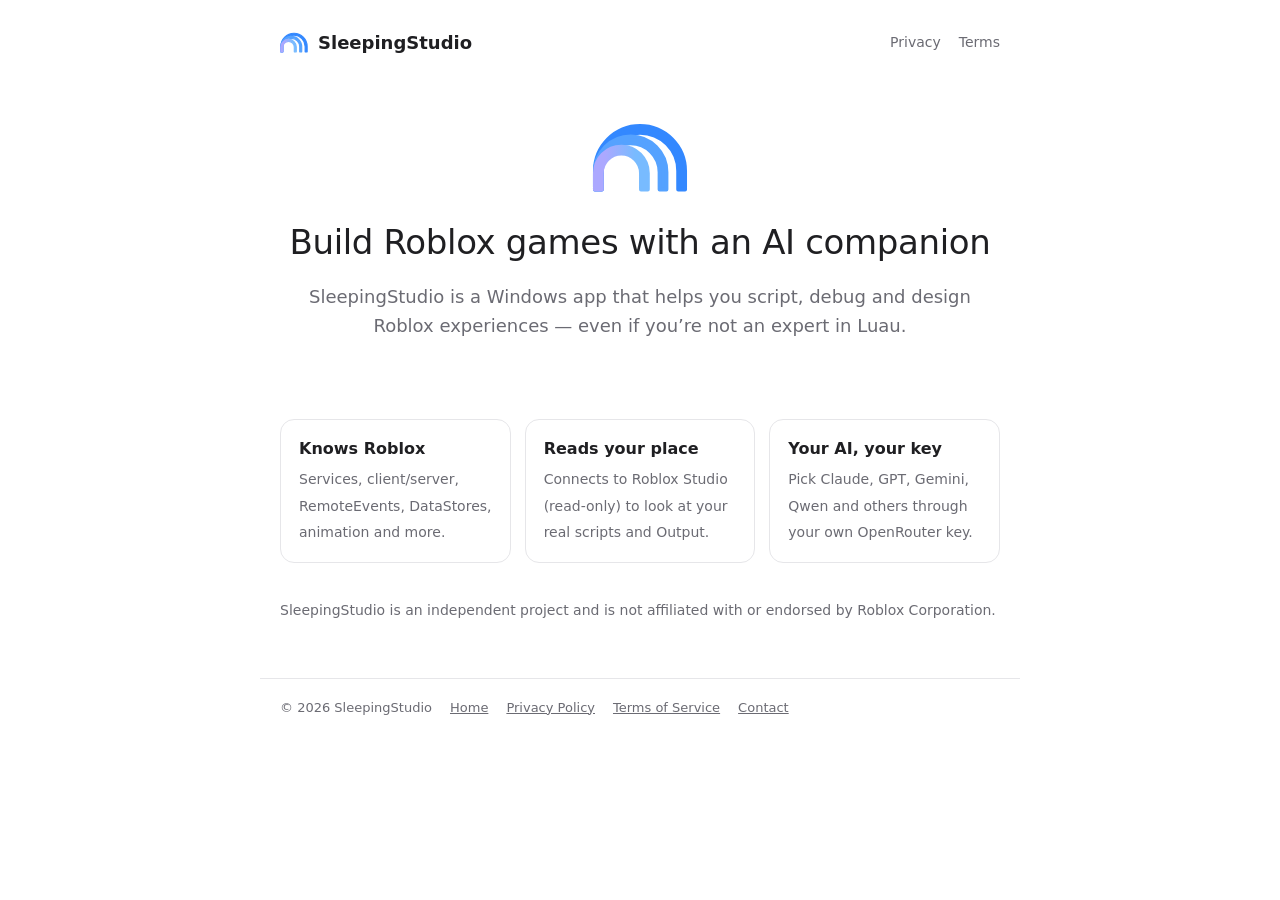
<file: index.html>
<!doctype html>
<html lang="en">
<head>
<meta charset="utf-8" />
<meta name="viewport" content="width=device-width, initial-scale=1" />
<title>SleepingStudio</title>
<meta name="description" content="SleepingStudio — AI development companion for Roblox Studio." />
<link rel="stylesheet" href="style.css" />
</head>
<body>
<header>
  <a class="brand" href="./"><img src="logo.svg" width="28" height="21" alt="" /> SleepingStudio</a>
  <nav><a href="privacy.html">Privacy</a><a href="terms.html">Terms</a></nav>
</header>
<main>
  <section class="hero">
    <img src="logo.svg" width="96" height="71" alt="SleepingStudio logo" />
    <h1>Build Roblox games with an AI companion</h1>
    <p class="lead">SleepingStudio is a Windows app that helps you script, debug and design Roblox experiences — even if you’re not an expert in Luau.</p>
  </section>
  <div class="grid">
    <div class="card"><b>Knows Roblox</b><span>Services, client/server, RemoteEvents, DataStores, animation and more.</span></div>
    <div class="card"><b>Reads your place</b><span>Connects to Roblox Studio (read-only) to look at your real scripts and Output.</span></div>
    <div class="card"><b>Your AI, your key</b><span>Pick Claude, GPT, Gemini, Qwen and others through your own OpenRouter key.</span></div>
  </div>
  <p class="muted">SleepingStudio is an independent project and is not affiliated with or endorsed by Roblox Corporation.</p>
</main>
<footer>
  <span>© 2026 SleepingStudio</span>
  <a href="./">Home</a><a href="privacy.html">Privacy Policy</a><a href="terms.html">Terms of Service</a>
  <a href="mailto:plawanpawin@gmail.com">Contact</a>
</footer>
</body>
</html>
</file>
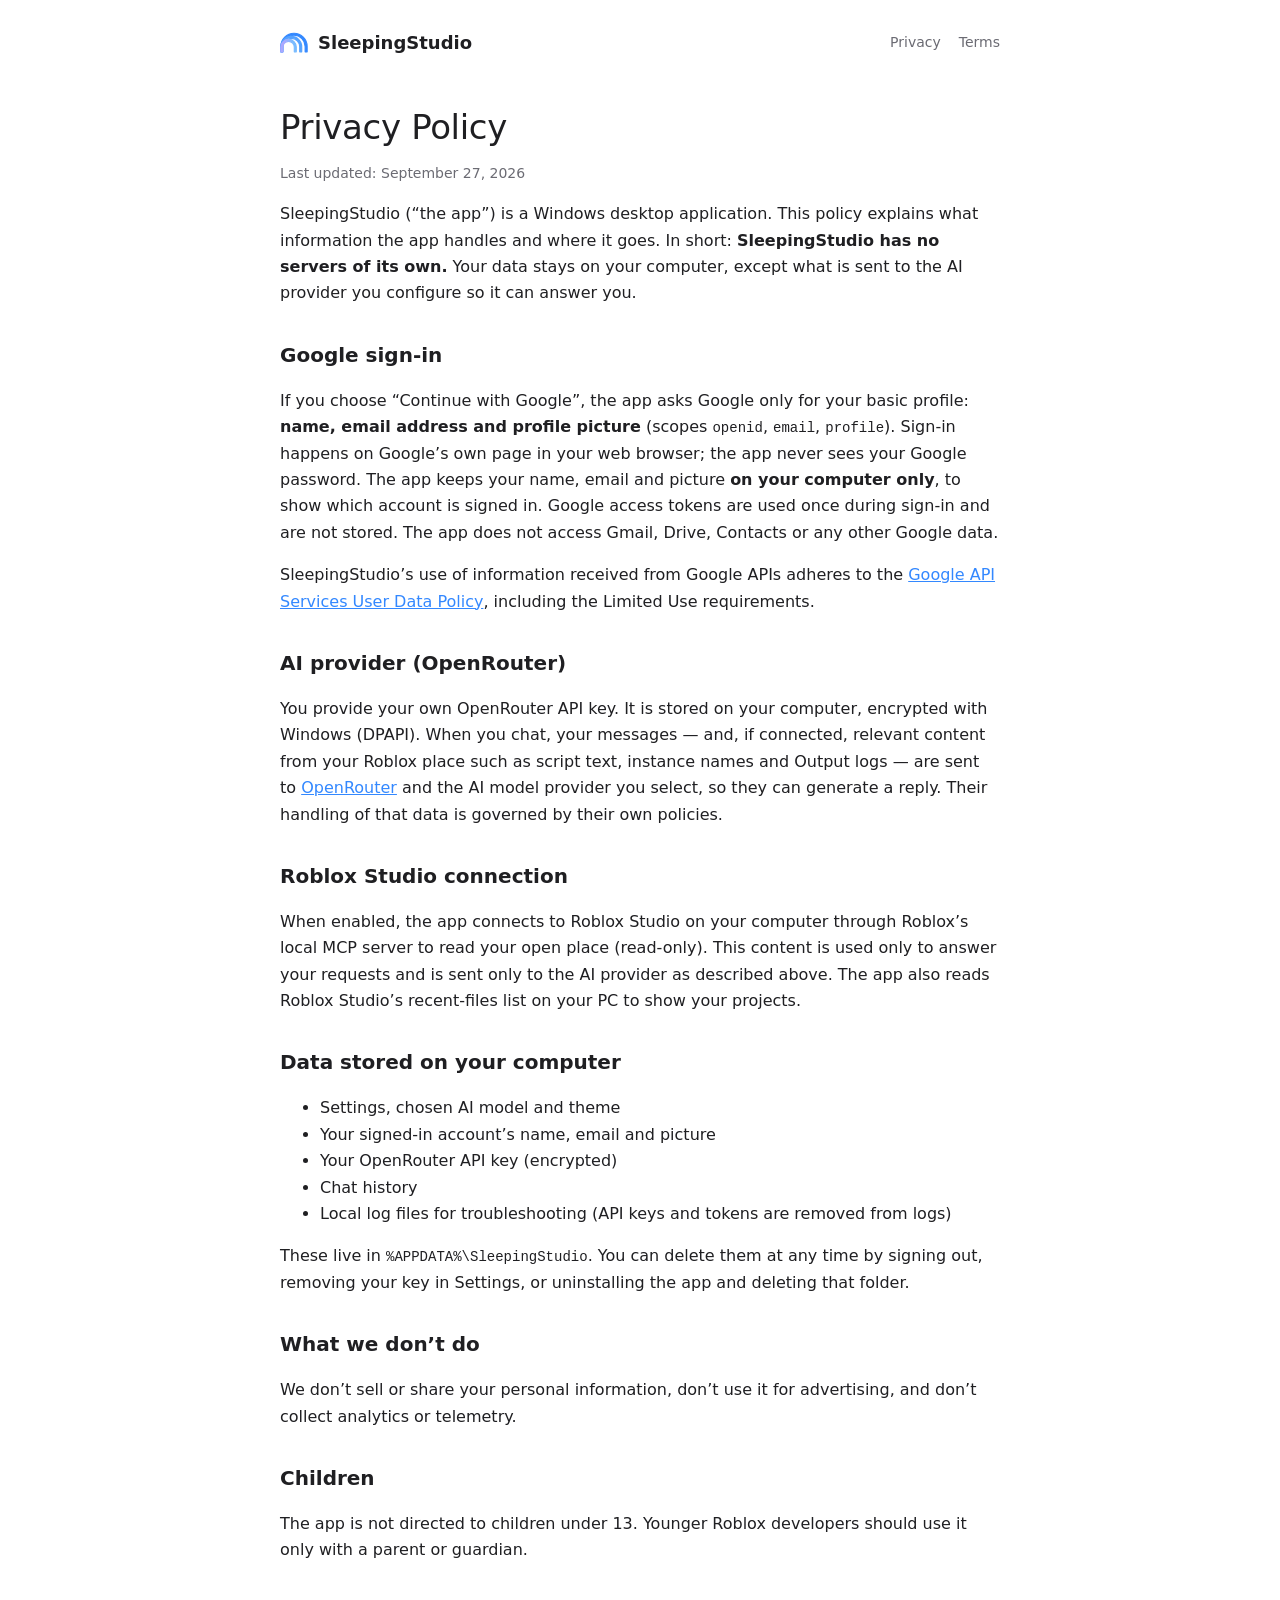
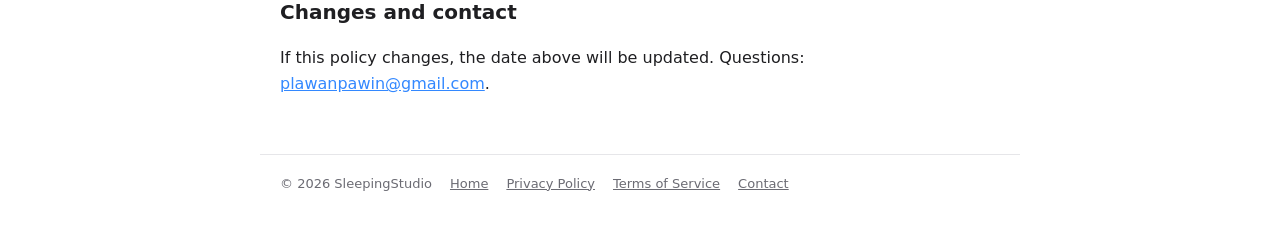
<file: privacy.html>
<!doctype html>
<html lang="en">
<head>
<meta charset="utf-8" />
<meta name="viewport" content="width=device-width, initial-scale=1" />
<title>Privacy Policy — SleepingStudio</title>
<link rel="stylesheet" href="style.css" />
</head>
<body>
<header>
  <a class="brand" href="./"><img src="logo.svg" width="28" height="21" alt="" /> SleepingStudio</a>
  <nav><a href="privacy.html">Privacy</a><a href="terms.html">Terms</a></nav>
</header>
<main>
  <h1>Privacy Policy</h1>
  <p class="muted">Last updated: September 27, 2026</p>
  <p>SleepingStudio (“the app”) is a Windows desktop application. This policy explains what information the app handles and where it goes. In short: <b>SleepingStudio has no servers of its own.</b> Your data stays on your computer, except what is sent to the AI provider you configure so it can answer you.</p>

  <h2>Google sign-in</h2>
  <p>If you choose “Continue with Google”, the app asks Google only for your basic profile: <b>name, email address and profile picture</b> (scopes <code>openid</code>, <code>email</code>, <code>profile</code>). Sign-in happens on Google’s own page in your web browser; the app never sees your Google password. The app keeps your name, email and picture <b>on your computer only</b>, to show which account is signed in. Google access tokens are used once during sign-in and are not stored. The app does not access Gmail, Drive, Contacts or any other Google data.</p>
  <p>SleepingStudio’s use of information received from Google APIs adheres to the <a href="https://developers.google.com/terms/api-services-user-data-policy">Google API Services User Data Policy</a>, including the Limited Use requirements.</p>

  <h2>AI provider (OpenRouter)</h2>
  <p>You provide your own OpenRouter API key. It is stored on your computer, encrypted with Windows (DPAPI). When you chat, your messages — and, if connected, relevant content from your Roblox place such as script text, instance names and Output logs — are sent to <a href="https://openrouter.ai/privacy">OpenRouter</a> and the AI model provider you select, so they can generate a reply. Their handling of that data is governed by their own policies.</p>

  <h2>Roblox Studio connection</h2>
  <p>When enabled, the app connects to Roblox Studio on your computer through Roblox’s local MCP server to read your open place (read-only). This content is used only to answer your requests and is sent only to the AI provider as described above. The app also reads Roblox Studio’s recent-files list on your PC to show your projects.</p>

  <h2>Data stored on your computer</h2>
  <ul>
    <li>Settings, chosen AI model and theme</li>
    <li>Your signed-in account’s name, email and picture</li>
    <li>Your OpenRouter API key (encrypted)</li>
    <li>Chat history</li>
    <li>Local log files for troubleshooting (API keys and tokens are removed from logs)</li>
  </ul>
  <p>These live in <code>%APPDATA%\SleepingStudio</code>. You can delete them at any time by signing out, removing your key in Settings, or uninstalling the app and deleting that folder.</p>

  <h2>What we don’t do</h2>
  <p>We don’t sell or share your personal information, don’t use it for advertising, and don’t collect analytics or telemetry.</p>

  <h2>Children</h2>
  <p>The app is not directed to children under 13. Younger Roblox developers should use it only with a parent or guardian.</p>

  <h2>Changes and contact</h2>
  <p>If this policy changes, the date above will be updated. Questions: <a href="mailto:plawanpawin@gmail.com">plawanpawin@gmail.com</a>.</p>
</main>
<footer>
  <span>© 2026 SleepingStudio</span>
  <a href="./">Home</a><a href="privacy.html">Privacy Policy</a><a href="terms.html">Terms of Service</a>
  <a href="mailto:plawanpawin@gmail.com">Contact</a>
</footer>
</body>
</html>
</file>
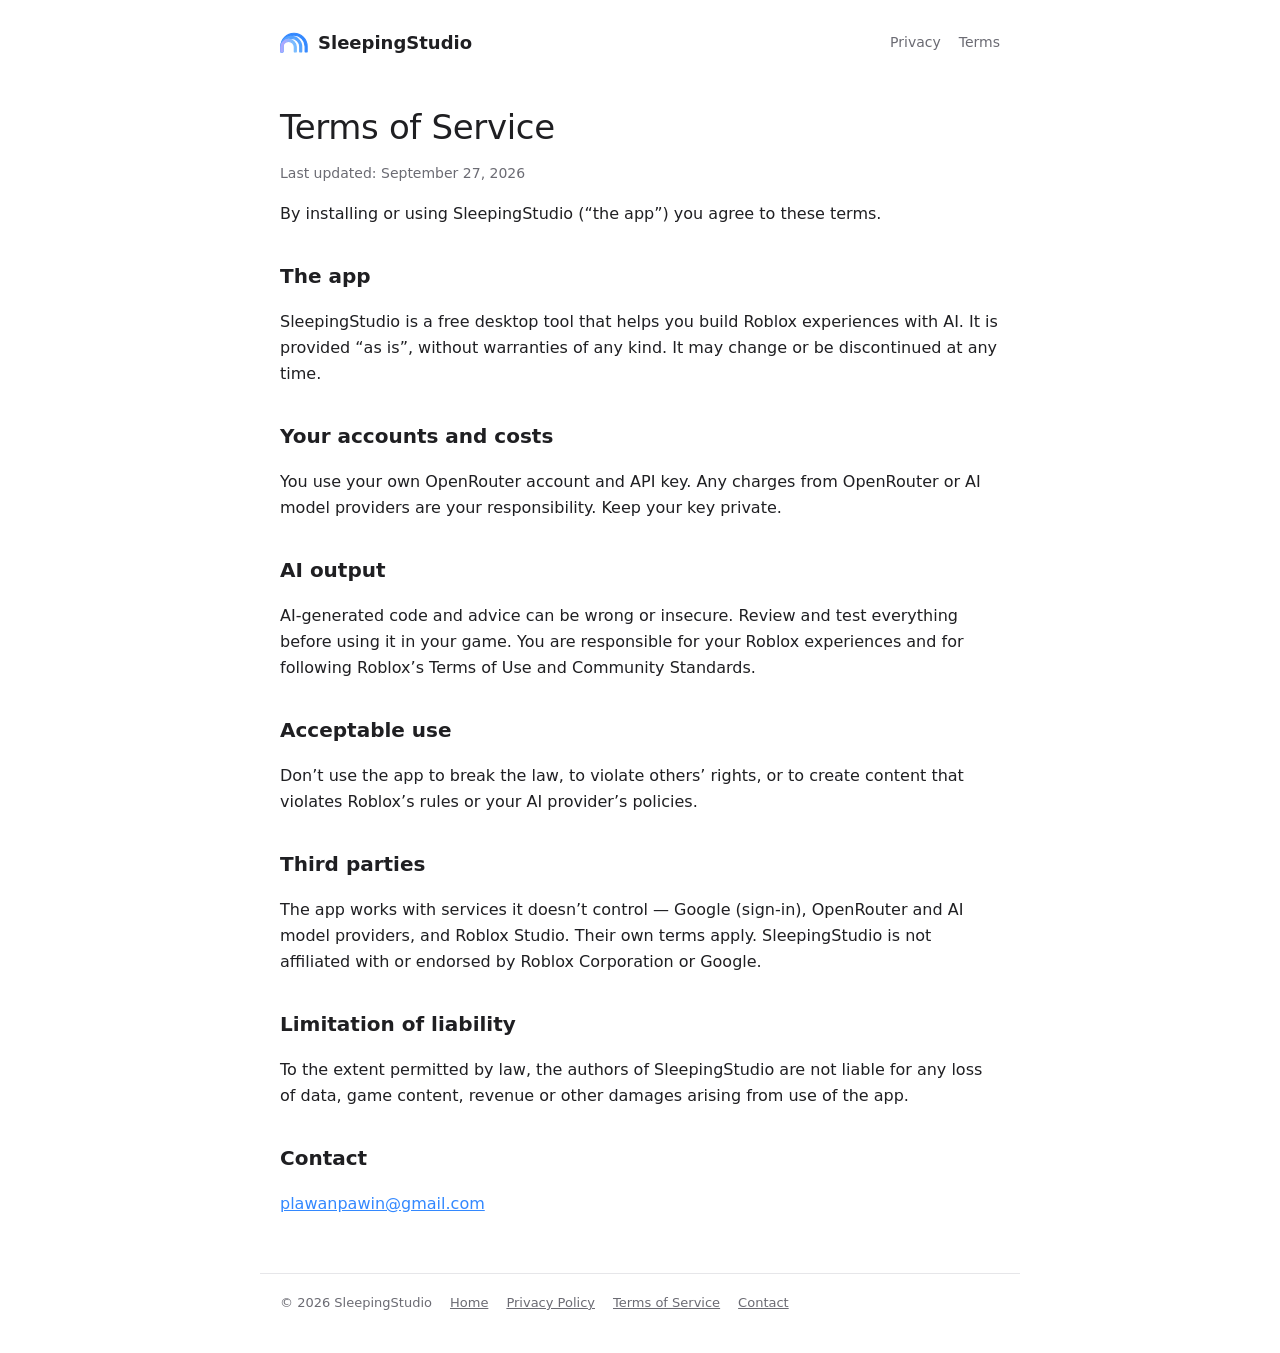
<file: terms.html>
<!doctype html>
<html lang="en">
<head>
<meta charset="utf-8" />
<meta name="viewport" content="width=device-width, initial-scale=1" />
<title>Terms of Service — SleepingStudio</title>
<link rel="stylesheet" href="style.css" />
</head>
<body>
<header>
  <a class="brand" href="./"><img src="logo.svg" width="28" height="21" alt="" /> SleepingStudio</a>
  <nav><a href="privacy.html">Privacy</a><a href="terms.html">Terms</a></nav>
</header>
<main>
  <h1>Terms of Service</h1>
  <p class="muted">Last updated: September 27, 2026</p>
  <p>By installing or using SleepingStudio (“the app”) you agree to these terms.</p>

  <h2>The app</h2>
  <p>SleepingStudio is a free desktop tool that helps you build Roblox experiences with AI. It is provided “as is”, without warranties of any kind. It may change or be discontinued at any time.</p>

  <h2>Your accounts and costs</h2>
  <p>You use your own OpenRouter account and API key. Any charges from OpenRouter or AI model providers are your responsibility. Keep your key private.</p>

  <h2>AI output</h2>
  <p>AI-generated code and advice can be wrong or insecure. Review and test everything before using it in your game. You are responsible for your Roblox experiences and for following Roblox’s Terms of Use and Community Standards.</p>

  <h2>Acceptable use</h2>
  <p>Don’t use the app to break the law, to violate others’ rights, or to create content that violates Roblox’s rules or your AI provider’s policies.</p>

  <h2>Third parties</h2>
  <p>The app works with services it doesn’t control — Google (sign-in), OpenRouter and AI model providers, and Roblox Studio. Their own terms apply. SleepingStudio is not affiliated with or endorsed by Roblox Corporation or Google.</p>

  <h2>Limitation of liability</h2>
  <p>To the extent permitted by law, the authors of SleepingStudio are not liable for any loss of data, game content, revenue or other damages arising from use of the app.</p>

  <h2>Contact</h2>
  <p><a href="mailto:plawanpawin@gmail.com">plawanpawin@gmail.com</a></p>
</main>
<footer>
  <span>© 2026 SleepingStudio</span>
  <a href="./">Home</a><a href="privacy.html">Privacy Policy</a><a href="terms.html">Terms of Service</a>
  <a href="mailto:plawanpawin@gmail.com">Contact</a>
</footer>
</body>
</html>
</file>
<file: style.css>
:root { --bg: #fff; --text: #1f1f22; --muted: #6b6b73; --border: #e6e6e9; --accent: #3388ff; color-scheme: light dark; }
@media (prefers-color-scheme: dark) { :root { --bg: #1b1b1d; --text: #ececef; --muted: #9a9aa3; --border: #313136; --accent: #6ba6ff; } }
* { box-sizing: border-box; }
body { margin: 0; background: var(--bg); color: var(--text); font: 16px/1.65 'Segoe UI', system-ui, -apple-system, sans-serif; }
header, main, footer { max-width: 760px; margin: 0 auto; padding: 0 20px; }
header { display: flex; align-items: center; gap: 12px; padding-top: 28px; padding-bottom: 8px; flex-wrap: wrap; }
.brand { color: inherit; text-decoration: none; font-weight: 600; font-size: 18px; display: flex; align-items: center; gap: 10px; }
nav { margin-left: auto; display: flex; gap: 18px; }
nav a { color: var(--muted); font-size: 14px; text-decoration: none; }
nav a:hover { color: var(--text); }
h1 { font-size: 34px; font-weight: 500; margin: 40px 0 8px; letter-spacing: -0.01em; line-height: 1.25; }
h2 { font-size: 20px; font-weight: 600; margin: 32px 0 6px; }
code { font-size: 14px; }
.lead { color: var(--muted); font-size: 18px; }
.muted { color: var(--muted); font-size: 14px; }
a { color: var(--accent); }
.hero { text-align: center; padding: 56px 0 24px; }
.hero h1 { margin-top: 20px; }
.grid { display: grid; grid-template-columns: repeat(auto-fit, minmax(200px, 1fr)); gap: 14px; margin: 36px 0; }
.card { border: 1px solid var(--border); border-radius: 14px; padding: 16px 18px; }
.card b { display: block; margin-bottom: 4px; }
.card span { color: var(--muted); font-size: 14px; }
footer { border-top: 1px solid var(--border); margin-top: 56px; padding-top: 18px; padding-bottom: 40px; font-size: 13px; color: var(--muted); display: flex; gap: 18px; flex-wrap: wrap; }
footer a { color: var(--muted); }
</file>
